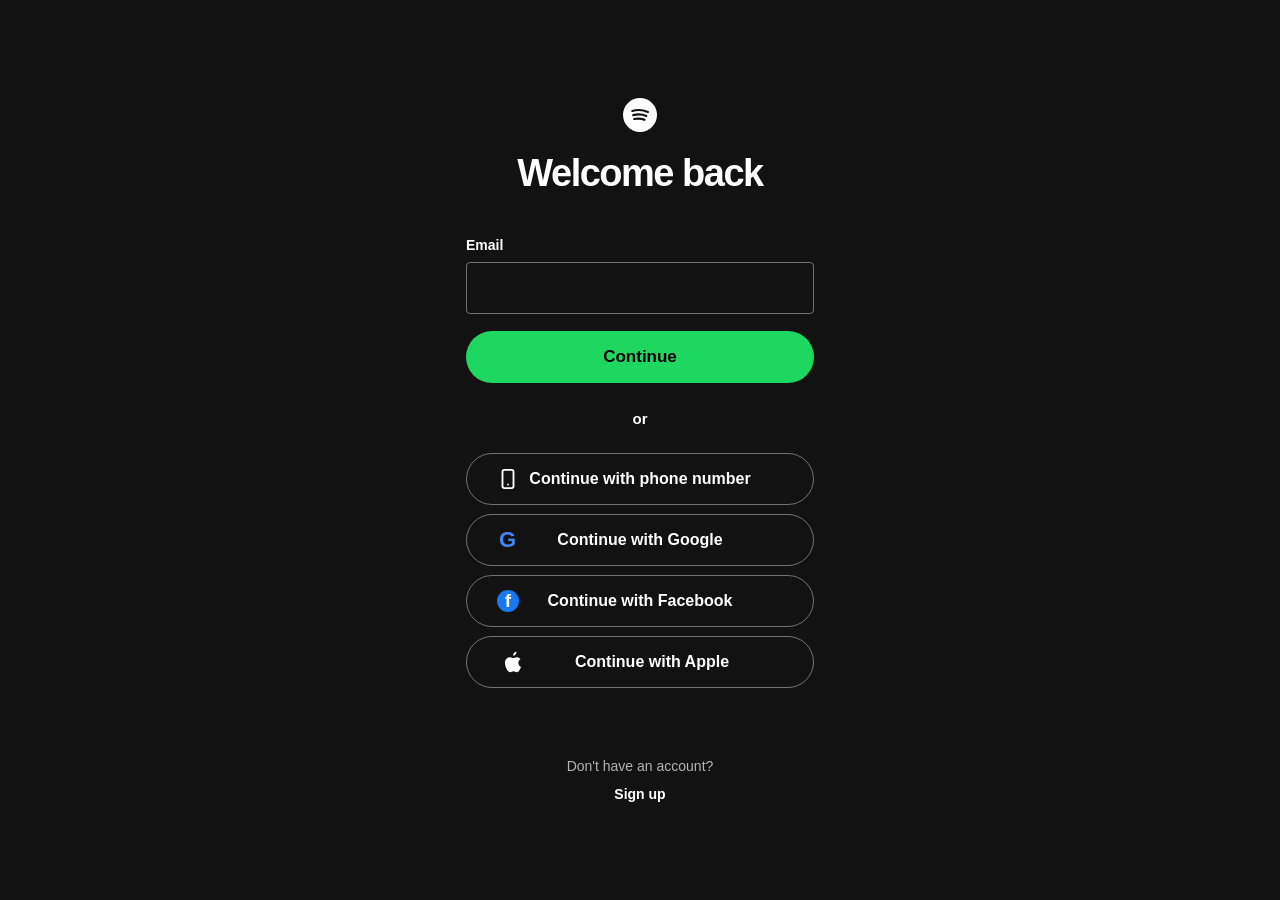
<file: Singin_signup/login.html>
<!DOCTYPE html>
<html lang="en">

<head>
    <meta charset="UTF-8">
    <meta name="viewport" content="width=device-width, initial-scale=1.0">
    <title>Login - Spotify</title>

    <link rel="stylesheet" href="login.css">
</head>

<body>

    <main class="login-page">

        <div class="login-container">

            <!-- Spotify Logo -->
            <div class="spotify-logo">
                <svg viewBox="0 0 24 24" width="34" height="34">
                    <circle cx="12" cy="12" r="12" fill="white" />
                    <path d="M6.5 9.2c3.7-1.1 7.8-.8 11.1.7" fill="none" stroke="#111" stroke-width="1.5"
                        stroke-linecap="round" />
                    <path d="M7.2 12.1c3.1-.8 6.5-.6 9.3.6" fill="none" stroke="#111" stroke-width="1.5"
                        stroke-linecap="round" />
                    <path d="M7.9 14.8c2.5-.5 5.1-.3 7.3.6" fill="none" stroke="#111" stroke-width="1.5"
                        stroke-linecap="round" />
                </svg>
            </div>

            <h1>Welcome back</h1>

            <!-- Email -->
            <form>
                <label for="email">Email</label>

                <input type="email" id="email" autocomplete="email">

                <button type="submit" class="continue-btn">
                    Continue
                </button>
            </form>

            <div class="or">
                <span>or</span>
            </div>

            <!-- Login buttons -->

            <!-- <button class="login-btn">
                <span class="icon phone">▯</span>
                <span>Continue with phone number</span>
            </button>

            <button class="login-btn">
                <span class="icon google">G</span>
                <span>Continue with Google</span>
            </button>

            <button class="login-btn">
                <span class="icon facebook">f</span>
                <span>Continue with Facebook</span>
            </button>

            <button class="login-btn">
                <span class="icon apple">●</span>
                <span>Continue with Apple</span>
            </button> -->




            <!-- Phone -->
            <button class="social-button">
                <span class="button-icon phone-icon">
                    <svg viewBox="0 0 24 24">
                        <rect x="6" y="2" width="12" height="20" rx="2" fill="none" stroke="white" stroke-width="2" />
                        <circle cx="12" cy="18" r="1" fill="white" />
                    </svg>
                </span>
                <span>Continue with phone number</span>
            </button>

            <!-- Google -->
            <button class="social-button">
               <span class="button-icon google-icon">G</span>
               <span>Continue with Google</span>
            </button>

            <!-- Facebook -->
            <button class="login-btn">
                <span class="icon facebook">f</span>
                <span>Continue with Facebook</span>
            </button>

            <!-- Apple -->
            <button id="apple-icon" class="social-button">
                <!-- <span class="button-icon apple-icon"></span> -->
                <img src="apple-solid-white.svg" alt="">
                <span>Continue with Apple</span>
            </button>

            <!-- signup -->
            <div class="signup">
                <span>Don't have an account?</span>
                <a href="signup.html">Sign up</a>
            </div>

        </div>

    </main>

</body>

</html>
</file>
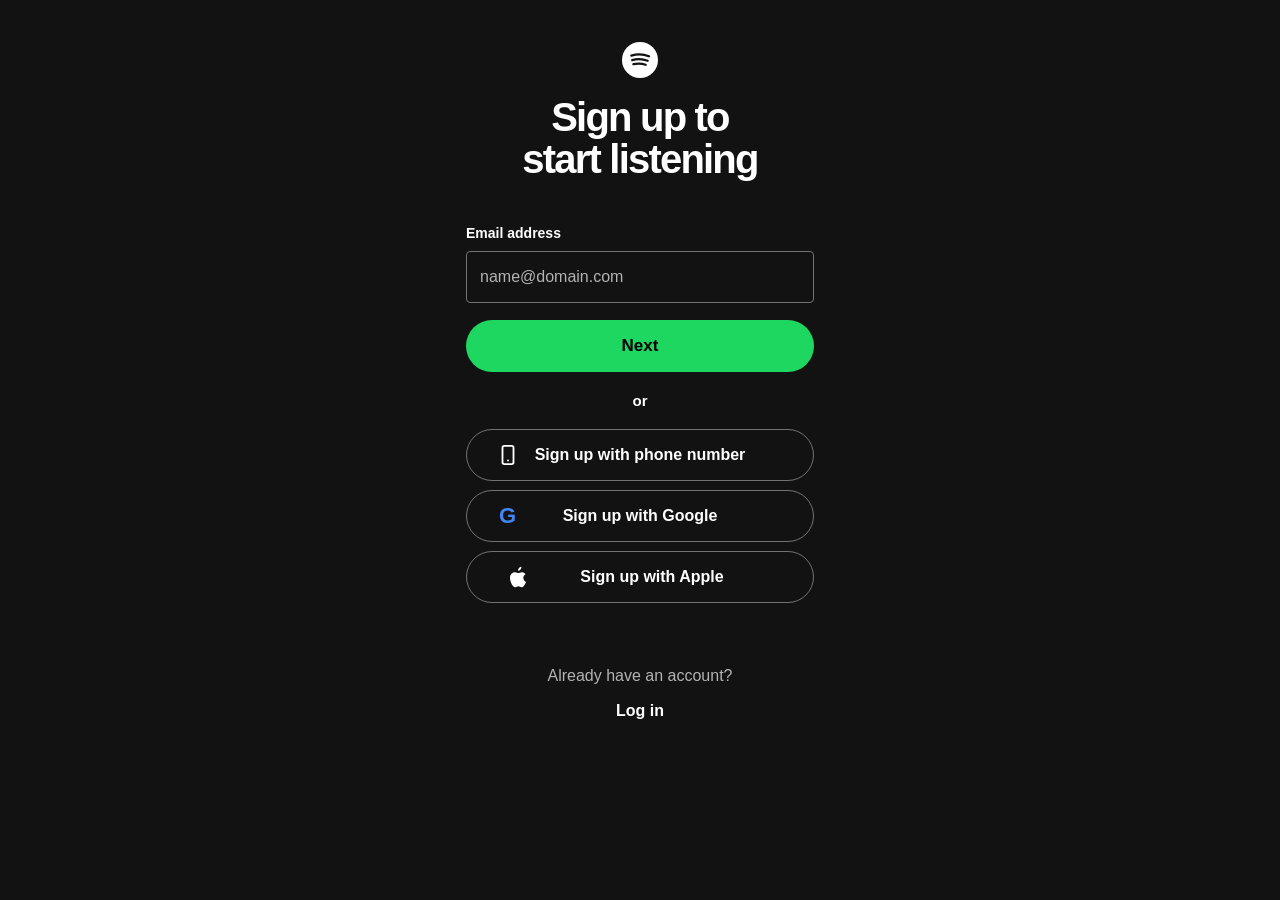
<file: Singin_signup/signup.html>
<!DOCTYPE html>
<html lang="en">

<head>
    <meta charset="UTF-8">
    <meta name="viewport" content="width=device-width, initial-scale=1.0">

    <title>Sign up - Spotify</title>

    <link rel="stylesheet" href="signup.css">
</head>

<body>

    <div class="signup-page">

        <div class="signup-container">

            <!-- Spotify Logo -->
            <div class="spotify-logo">
                <svg viewBox="0 0 24 24">
                    <circle cx="12" cy="12" r="12" fill="white" />

                    <path d="M6.2 9.1C10.1 7.9 14.7 8.2 18 9.5" fill="none" stroke="#121212" stroke-width="1.5"
                        stroke-linecap="round" />

                    <path d="M6.8 12.1C10.2 11.1 14 11.3 17.1 12.5" fill="none" stroke="#121212" stroke-width="1.5"
                        stroke-linecap="round" />

                    <path d="M7.6 14.8C10.3 14.1 13.3 14.3 15.8 15.2" fill="none" stroke="#121212" stroke-width="1.5"
                        stroke-linecap="round" />
                </svg>
            </div>


            <!-- Heading -->
            <h1>
                Sign up to<br>
                start listening
            </h1>


            <!-- Email Form -->
            <form>

                <label for="email">
                    Email address
                </label>

                <input type="email" id="email" placeholder="name@domain.com">

                <button type="submit" class="next-button">
                    Next
                </button>

            </form>


            <!-- OR -->
            <div class="or">
                <span>or</span>
            </div>


            <!-- Phone -->
            <button class="social-button">
                <span class="button-icon phone-icon">
                    <svg viewBox="0 0 24 24">
                        <rect x="6" y="2" width="12" height="20" rx="2" fill="none" stroke="white" stroke-width="2" />
                        <circle cx="12" cy="18" r="1" fill="white" />
                    </svg>
                </span>
                <span>Sign up with phone number</span>
            </button>

            <!-- Google -->
            <button class="social-button">
                <span class="button-icon google-icon">G</span>
                <span>Sign up with Google</span>
            </button>

            <!-- Apple -->
            <button id="apple-icon" class="social-button">
                <img src="apple-solid-white.svg" alt="">
                <span>Sign up with Apple</span>
            </button>

            <!-- Login -->
            <div class="login-section">
                <p>Already have an account?</p>
                <a href="login.html">Log in</a>
            </div>

        </div>

    </div>

</body>

</html>
</file>
<file: Singin_signup/login.css>
* {
    margin: 0;
    padding: 0;
    box-sizing: border-box;
}

body {
    font-family: Arial, Helvetica, sans-serif;
    background: #121212;
    color: white;
}

/* Main page */

.login-page {
    min-height: 100vh;
    display: flex;
    justify-content: center;
    align-items: center;
    background: #121212;
}

/* Login container */

.login-container {
    width: 348px;
    text-align: center;
}

/* Spotify logo */

.spotify-logo {
    display: flex;
    justify-content: center;
    align-items: center;
    margin-bottom: 20px;
}

/* Heading */

h1 {
    font-size: 38px;
    font-weight: 700;
    letter-spacing: -1.5px;
    margin-bottom: 42px;
}

/* Form */

form {
    text-align: left;
}

label {
    display: block;
    font-size: 14px;
    font-weight: 700;
    margin-bottom: 9px;
}

input {
    width: 100%;
    height: 52px;
    background: transparent;
    border: 1px solid #727272;
    border-radius: 4px;
    color: white;
    font-size: 17px;
    padding: 0 14px;
    outline: none;
}

input:hover {
    border-color: #aaa;
}

input:focus {
    border: 2px solid white;
}

/* Continue button */

.continue-btn {
    width: 100%;
    height: 52px;
    margin-top: 17px;

    border: none;
    border-radius: 28px;

    background: #1ed760;
    color: #000;

    font-size: 17px;
    font-weight: 700;

    cursor: pointer;
    transition: 0.2s;
}

.continue-btn:hover {
    background: #1fdf64;
    transform: scale(1.01);
}

/* OR */

.or {
    display: flex;
    justify-content: center;
    align-items: center;

    height: 70px;

    font-size: 15px;
    font-weight: 600;
}

/* Login buttons */

.login-btn {
    position: relative;
    width: 100%;
    height: 52px;
    margin-bottom: 9px;
    border: 1px solid #727272;
    border-radius: 28px;
    background: transparent;
    color: white;
    font-size: 16px;
    font-weight: 700;
    cursor: pointer;
    display: flex;
    align-items: center;
    justify-content: center;
    transition: border-color 0.2s, background 0.2s;
}

.login-btn:hover {
    border-color: white;
    background: #1a1a1a;
}

/* Icons */

.icon {
    position: absolute;
    left: 30px;
    width: 22px;
    height: 22px;
    display: flex;
    align-items: center;
    justify-content: center;
}


/* Facebook */

.facebook {
    background: #1877f2;
    border-radius: 50%;

    font-family: Arial;
    font-size: 19px;
    font-weight: bold;
}


/* Signup */

.signup {
    margin-top: 70px;
    font-size: 14px;
    color: #b3b3b3;
}

.signup a {
    display: block;
    margin-top: 12px;
    color: white;
    font-weight: 700;
    text-decoration: none; 
}

.signup a:hover {
    color: #1ed760;
    text-decoration: underline;
}


/* =========================
   SOCIAL BUTTONS
========================= */

.social-button {
    position: relative;
    width: 100%;
    height: 52px;
    margin-bottom: 9px;
    border: 1px solid #727272;
    border-radius: 28px;
    background: transparent;
    color: white;
    font-size: 16px;
    font-weight: 700;
    cursor: pointer;
    display: flex;
    justify-content: center;
    align-items: center;
    transition:
        border-color 0.2s ease,
        background 0.2s ease;
}


.social-button:hover {
    border-color: white;
    background: #1b1b1b;
}


/* =========================
   ICON CONTAINER
========================= */

.button-icon {
    position: absolute;

    left: 29px;

    width: 23px;
    height: 23px;

    display: flex;
    justify-content: center;
    align-items: center;
}


/* =========================
   PHONE ICON
========================= */

.phone-icon svg {
    width: 22px;
    height: 22px;
}


/* =========================
   GOOGLE
========================= */

.google-icon {
    font-size: 22px;

    font-family: Arial, sans-serif;

    font-weight: 700;

    color: #4285f4;
}


/* =========================
   APPLE
========================= */

/* .apple-icon {
    color: white;

    font-family: Arial, sans-serif;

    font-size: 25px;

    line-height: 1;
} */

#apple-icon {
    display: flex;
    padding-right: 50px;
    gap: 50px;
}



/* Responsive */

@media (max-width: 600px) {

    .login-page {
        align-items: flex-start;
        padding-top: 45px;
    }

    .login-container {
        width: calc(100% - 40px);
        max-width: 348px;
    }

    h1 {
        font-size: 32px;
        margin-bottom: 35px;
    }

    .signup {
        margin-top: 50px;
    }
}
</file>
<file: Singin_signup/signup.css>
* {
    margin: 0;
    padding: 0;
    box-sizing: border-box;
}


body {
    background: #121212;
    color: white;

    font-family:
        Arial,
        Helvetica,
        sans-serif;
}


/* =========================
   MAIN PAGE
========================= */

.signup-page {
    min-height: 100vh;

    display: flex;
    justify-content: center;

    background: #121212;

    padding-top: 42px;
    padding-bottom: 40px;
}


/* =========================
   CONTAINER
========================= */

.signup-container {
    width: 348px;

    text-align: center;
}


/* =========================
   SPOTIFY LOGO
========================= */

.spotify-logo {
    width: 36px;
    height: 36px;

    margin: 0 auto 18px;

    display: flex;
    justify-content: center;
    align-items: center;
}

.spotify-logo svg {
    width: 36px;
    height: 36px;
}


/* =========================
   HEADING
========================= */

h1 {
    font-size: 40px;
    line-height: 1.05;

    font-weight: 800;

    letter-spacing: -1.8px;

    margin-bottom: 45px;
}


/* =========================
   FORM
========================= */

form {
    width: 100%;
    text-align: left;
}


label {
    display: block;

    font-size: 14px;
    font-weight: 700;

    margin-bottom: 10px;
}


input {
    width: 100%;
    height: 52px;

    padding: 0 13px;

    border: 1px solid #727272;
    border-radius: 4px;

    background: transparent;

    color: white;

    font-size: 16px;

    outline: none;
}


input::placeholder {
    color: #b3b3b3;
}


input:hover {
    border-color: #a7a7a7;
}


input:focus {
    border: 2px solid white;
}


/* =========================
   NEXT BUTTON
========================= */

.next-button {
    width: 100%;
    height: 52px;

    margin-top: 17px;

    border: none;
    border-radius: 30px;

    background: #1ed760;

    color: #000;

    font-size: 17px;
    font-weight: 700;

    cursor: pointer;

    transition: all 0.2s ease;
}


.next-button:hover {
    background: #1fdf64;

    transform: scale(1.01);
}


.next-button:active {
    transform: scale(0.99);
}


/* =========================
   OR
========================= */

.or {
    height: 57px;

    display: flex;
    justify-content: center;
    align-items: center;
}


.or span {
    font-size: 15px;
    font-weight: 600;
}


/* =========================
   SOCIAL BUTTONS
========================= */

.social-button {
    position: relative;

    width: 100%;
    height: 52px;

    margin-bottom: 9px;

    border: 1px solid #727272;
    border-radius: 28px;

    background: transparent;

    color: white;

    font-size: 16px;
    font-weight: 700;

    cursor: pointer;

    display: flex;
    justify-content: center;
    align-items: center;

    transition:
        border-color 0.2s ease,
        background 0.2s ease;
}


.social-button:hover {
    border-color: white;

    background: #1b1b1b;
}


/* =========================
   ICON CONTAINER
========================= */

.button-icon {
    position: absolute;

    left: 29px;

    width: 23px;
    height: 23px;

    display: flex;
    justify-content: center;
    align-items: center;
}


/* =========================
   PHONE ICON
========================= */

.phone-icon svg {
    width: 22px;
    height: 22px;
}


/* =========================
   GOOGLE
========================= */

.google-icon {
    font-size: 22px;

    font-family: Arial, sans-serif;

    font-weight: 700;

    color: #4285f4;
}


/* =========================
   APPLE
========================= */

/* .apple-icon {
    color: white;

    font-family: Arial, sans-serif;

    font-size: 25px;

    line-height: 1;
} */

#apple-icon {
    display: flex;
    padding-right: 50px;
    gap: 50px;
}


/* =========================
   LOGIN SECTION
========================= */

.login-section {
    margin-top: 64px;

    text-align: center;
}


.login-section p {
    color: #b3b3b3;

    font-size: 16px;

    margin-bottom: 17px;
}


.login-section a {
    color: white;

    font-size: 16px;

    font-weight: 700;

    text-decoration: none;
}


.login-section a:hover {
    text-decoration: underline;
}


/* =========================
   RESPONSIVE
========================= */

@media (max-width: 600px) {

    .signup-page {
        padding-top: 30px;
        padding-bottom: 30px;
    }


    .signup-container {
        width: calc(100% - 40px);

        max-width: 348px;
    }


    h1 {
        font-size: 34px;

        margin-bottom: 35px;
    }


    .login-section {
        margin-top: 50px;
    }
}
</file>
